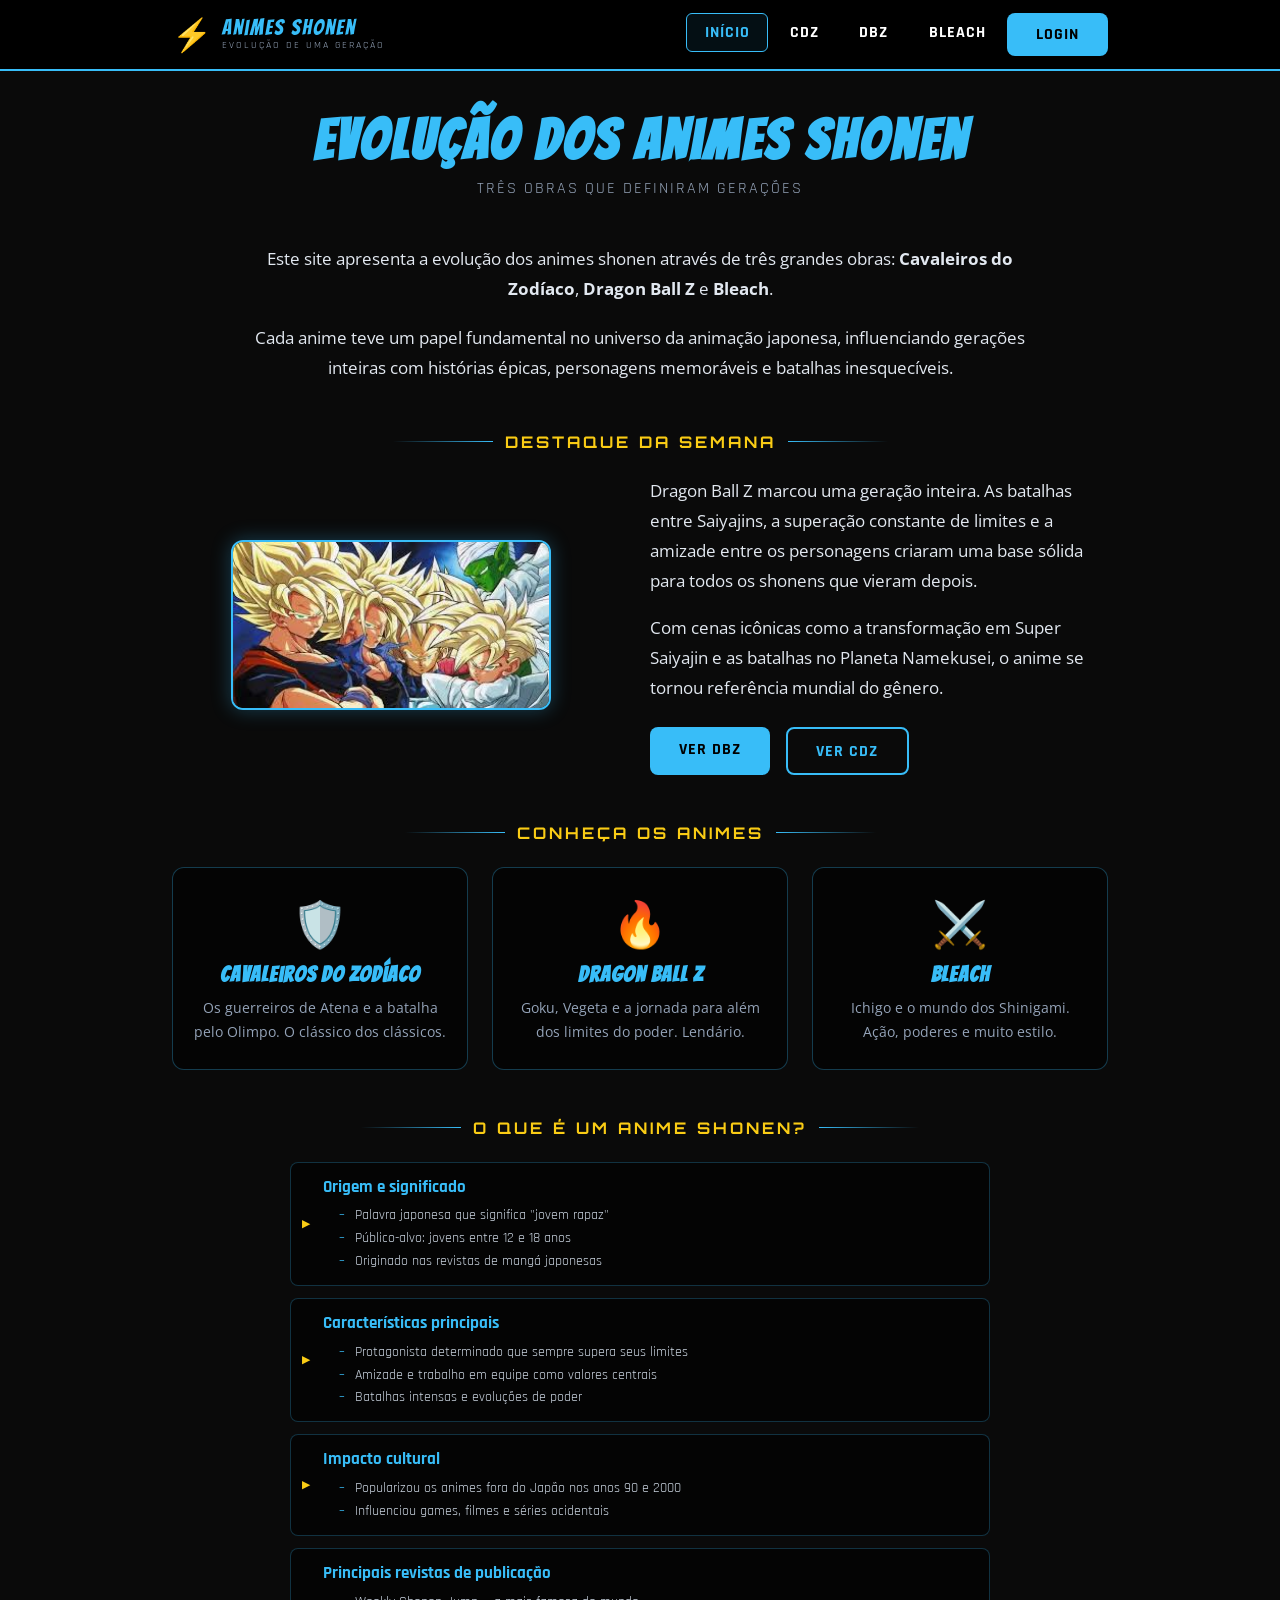
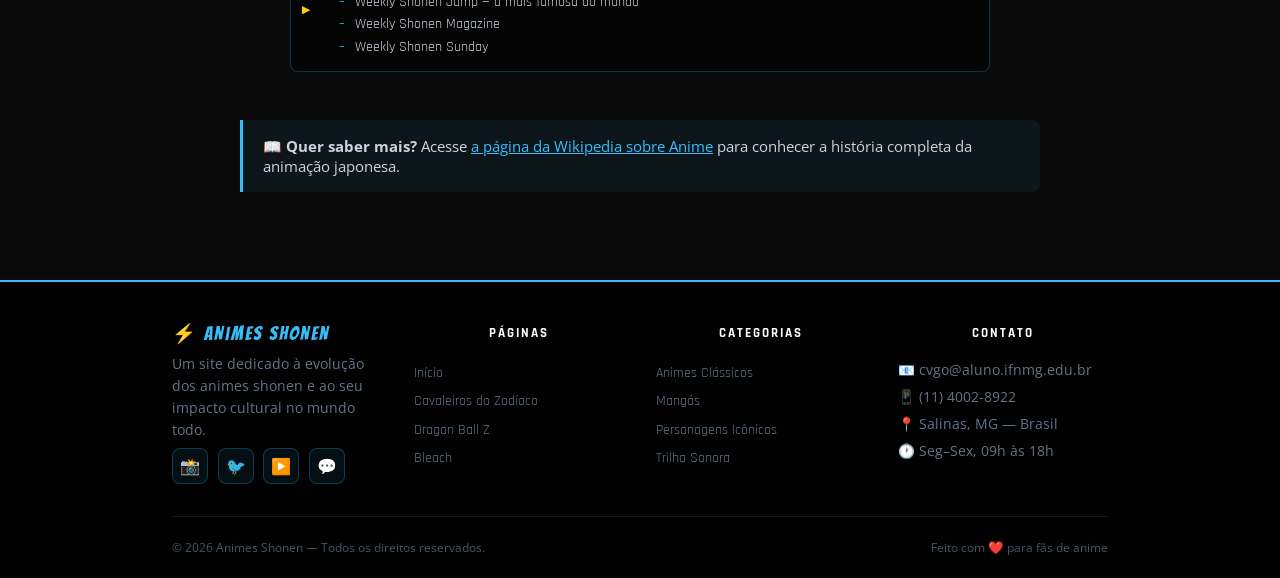
<file: index.html>
<!DOCTYPE html>
<html lang="pt-BR">
<head>
    <meta charset="UTF-8">
    <meta name="viewport" content="width=device-width, initial-scale=1.0">
    <title>Evolução dos Animes Shonen</title>
    <link rel="stylesheet" href="css/style.css">

    <link rel="icon" href="images/img.favicon.jpeg">
</head>
<body>

    <!-- ========== HEADER ========== -->
    <header>
        <div class="container">
            <div class="header-inner">
                <a href="index.html" class="logo">
                    <span class="logo-icone">⚡</span>
                    <span class="logo-texto">
                        <span class="logo-titulo">Animes Shonen</span>
                        <span class="logo-sub">Evolução de uma geração</span>
                    </span>
                </a>
                <nav>
                    <ul>
                        <li><a href="index.html" class="ativo">Início</a></li>
                        <li><a href="cdz.html">CDZ</a></li>
                        <li><a href="dbz.html">DBZ</a></li>
                        <li><a href="bleach.html">Bleach</a></li>
                        <li><a href="login.html" class="btn btn-login">Login</a></li>
                    </ul>
                </nav>
            </div>
        </div>
    </header>

    <!-- ========== MAIN ========== -->
    <main>
        <div class="container">

            <!-- Título da página -->
            <h1 class="page-titulo">Evolução dos Animes Shonen</h1>
            <p class="page-subtitulo">Três obras que definiram gerações</p>

            <!-- Apresentação -->
            <section>
                <p>
                    Este site apresenta a evolução dos animes shonen através de três grandes obras:
                    <strong>Cavaleiros do Zodíaco</strong>, <strong>Dragon Ball Z</strong> e <strong>Bleach</strong>.
                </p>
                <p>
                    Cada anime teve um papel fundamental no universo da animação japonesa, influenciando
                    gerações inteiras com histórias épicas, personagens memoráveis e batalhas inesquecíveis.
                </p>
            </section>

            <!-- Imagem em destaque com layout lado a lado -->
            <section>
                <h2 class="secao-titulo">Destaque da Semana</h2>
                <div class="split">
                    <div class="split-midia">
                        <img src="images/img.index.dbz.jpeg" alt="Guerreiros de Dragon Ball Z">
                    </div>
                    <div class="split-texto">
                        <p>
                            Dragon Ball Z marcou uma geração inteira. As batalhas entre Saiyajins,
                            a superação constante de limites e a amizade entre os personagens
                            criaram uma base sólida para todos os shonens que vieram depois.
                        </p>
                        <p>
                            Com cenas icônicas como a transformação em Super Saiyajin e as batalhas
                            no Planeta Namekusei, o anime se tornou referência mundial do gênero.
                        </p>
                        <div class="btn-group" style="justify-content: flex-start;">
                            <a href="dbz.html" class="btn">Ver DBZ</a>
                            <a href="cdz.html" class="btn btn-outline">Ver CDZ</a>
                        </div>
                    </div>
                </div>
            </section>

            <!-- Conheça os animes — cards lado a lado -->
            <section>
                <h2 class="secao-titulo">Conheça os Animes</h2>
                <div class="cards-grid">

                    <a href="cdz.html" class="card">
                        <span class="card-icone">🛡️</span>
                        <h3>Cavaleiros do Zodíaco</h3>
                        <p>Os guerreiros de Atena e a batalha pelo Olimpo. O clássico dos clássicos.</p>
                    </a>

                    <a href="dbz.html" class="card">
                        <span class="card-icone">🔥</span>
                        <h3>Dragon Ball Z</h3>
                        <p>Goku, Vegeta e a jornada para além dos limites do poder. Lendário.</p>
                    </a>

                    <a href="bleach.html" class="card">
                        <span class="card-icone">⚔️</span>
                        <h3>Bleach</h3>
                        <p>Ichigo e o mundo dos Shinigami. Ação, poderes e muito estilo.</p>
                    </a>

                </div>
            </section>

            <!-- O que é shonen — lista com subitens -->
            <section>
                <h2 class="secao-titulo">O que é um Anime Shonen?</h2>
                <ul class="lista-anime">
                    <li>Origem e significado
                        <ul>
                            <li>Palavra japonesa que significa "jovem rapaz"</li>
                            <li>Público-alvo: jovens entre 12 e 18 anos</li>
                            <li>Originado nas revistas de mangá japonesas</li>
                        </ul>
                    </li>
                    <li>Características principais
                        <ul>
                            <li>Protagonista determinado que sempre supera seus limites</li>
                            <li>Amizade e trabalho em equipe como valores centrais</li>
                            <li>Batalhas intensas e evoluções de poder</li>
                        </ul>
                    </li>
                    <li>Impacto cultural
                        <ul>
                            <li>Popularizou os animes fora do Japão nos anos 90 e 2000</li>
                            <li>Influenciou games, filmes e séries ocidentais</li>
                        </ul>
                    </li>
                    <li>Principais revistas de publicação
                        <ul>
                            <li>Weekly Shonen Jump — a mais famosa do mundo</li>
                            <li>Weekly Shonen Magazine</li>
                            <li>Weekly Shonen Sunday</li>
                        </ul>
                    </li>
                </ul>
            </section>

            <!-- Link externo -->
            <section>
                <div class="info-box">
                    📖 <strong>Quer saber mais?</strong>
                    Acesse <a href="https://pt.wikipedia.org/wiki/Anime" target="_blank" style="color: var(--azul);">a página da Wikipedia sobre Anime</a>
                    para conhecer a história completa da animação japonesa.
                </div>
            </section>

        </div>
    </main>

    <!-- ========== FOOTER ========== -->
    <footer>
        <div class="container">
            <div class="footer-grid">
                <div class="footer-col">
                    <span class="footer-nome">⚡ Animes Shonen</span>
                    <p class="footer-desc">Um site dedicado à evolução dos animes shonen e ao seu impacto cultural no mundo todo.</p>
                    <div class="redes-sociais">
                        <a href="#" class="rede-btn" title="Instagram">📸</a>
                        <a href="#" class="rede-btn" title="Twitter">🐦</a>
                        <a href="#" class="rede-btn" title="YouTube">▶️</a>
                        <a href="#" class="rede-btn" title="Discord">💬</a>
                    </div>
                </div>
                <div class="footer-col">
                    <p class="footer-titulo">Páginas</p>
                    <ul class="footer-links">
                        <li><a href="index.html">Início</a></li>
                        <li><a href="cdz.html">Cavaleiros do Zodíaco</a></li>
                        <li><a href="dbz.html">Dragon Ball Z</a></li>
                        <li><a href="bleach.html">Bleach</a></li>
                    </ul>
                </div>
                <div class="footer-col">
                    <p class="footer-titulo">Categorias</p>
                    <ul class="footer-links">
                        <li><a href="#">Animes Clássicos</a></li>
                        <li><a href="#">Mangás</a></li>
                        <li><a href="#">Personagens Icônicos</a></li>
                        <li><a href="#">Trilha Sonora</a></li>
                    </ul>
                </div>
                <div class="footer-col">
                    <p class="footer-titulo">Contato</p>
                    <ul class="contato-lista">
                        <li>📧 cvgo@aluno.ifnmg.edu.br</li>
                        <li>📱 (11) 4002-8922</li>
                        <li>📍 Salinas, MG — Brasil</li>
                        <li>🕐 Seg–Sex, 09h às 18h</li>
                    </ul>
                </div>
            </div>
            <div class="footer-bottom">
                <p>© 2026 Animes Shonen — Todos os direitos reservados.</p>
                <p>Feito com ❤️ para fãs de anime</p>
            </div>
        </div>
    </footer>

</body>
</html>
</file>
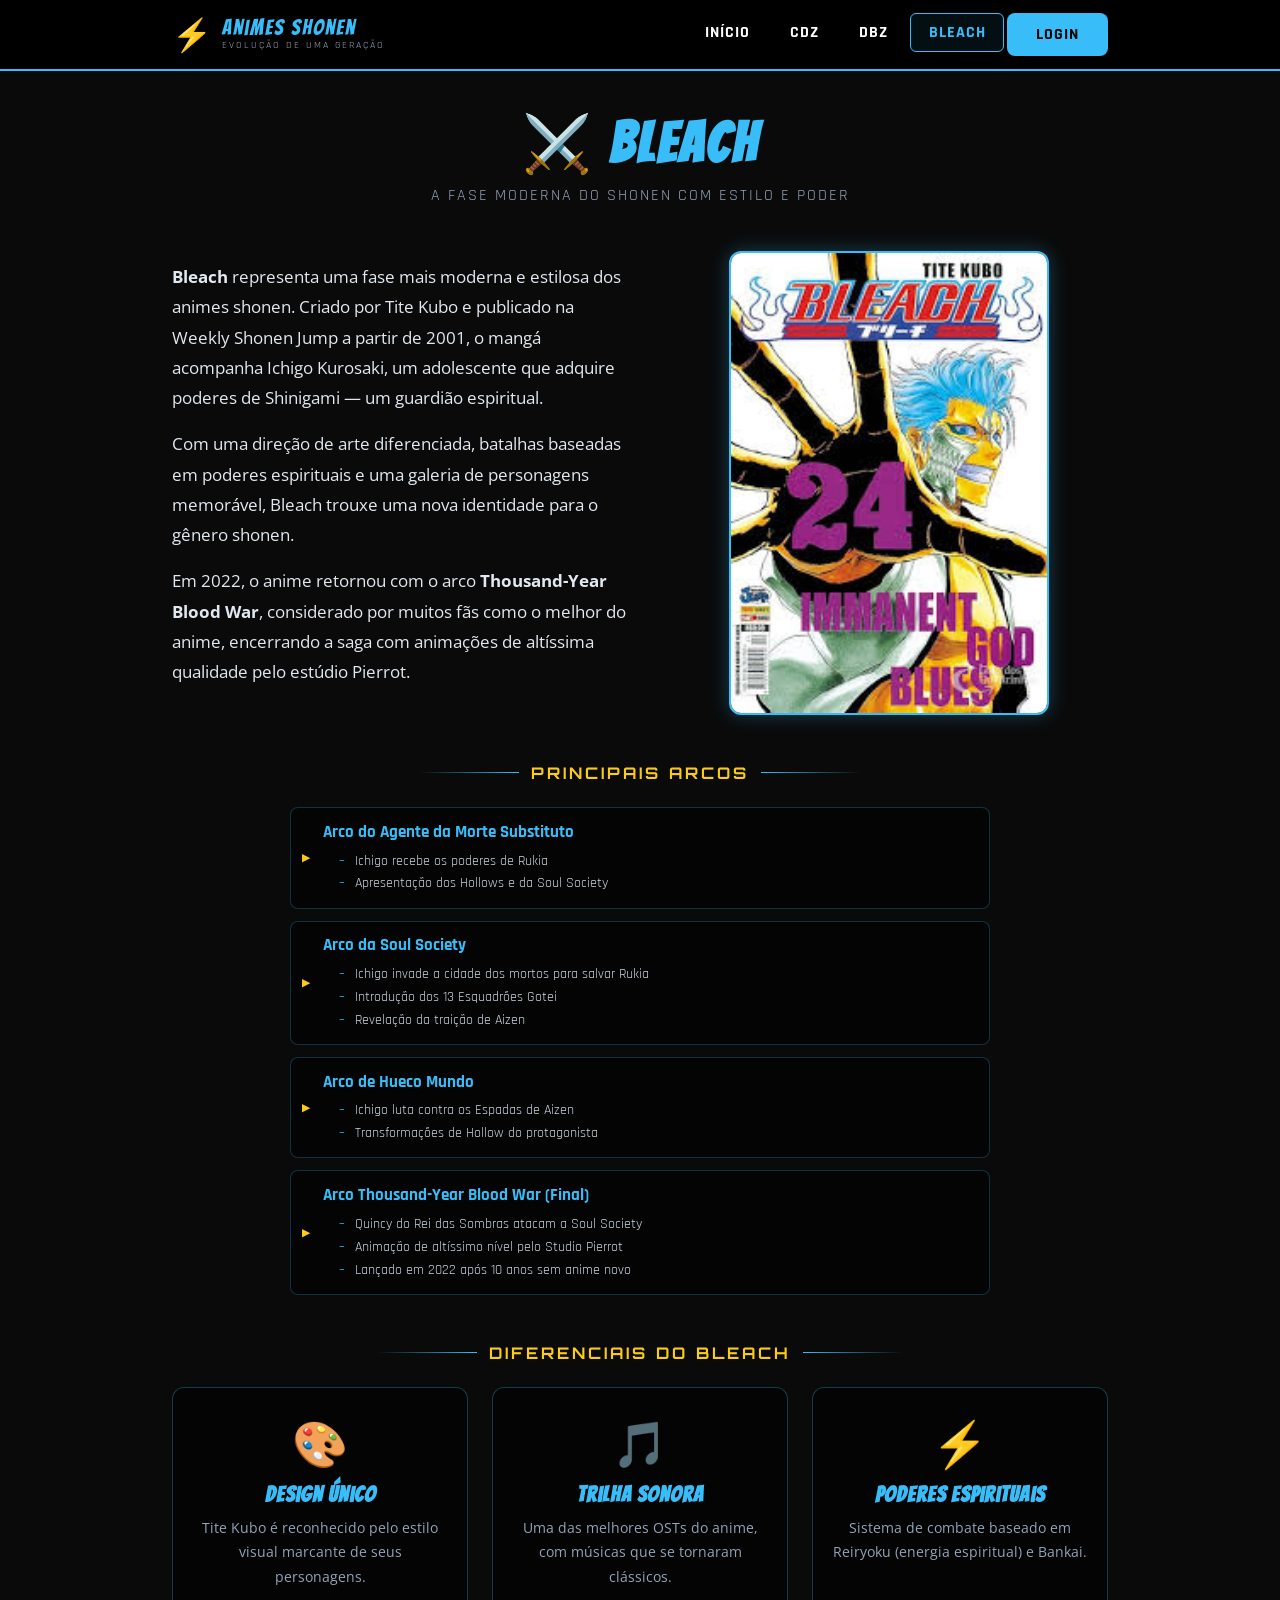
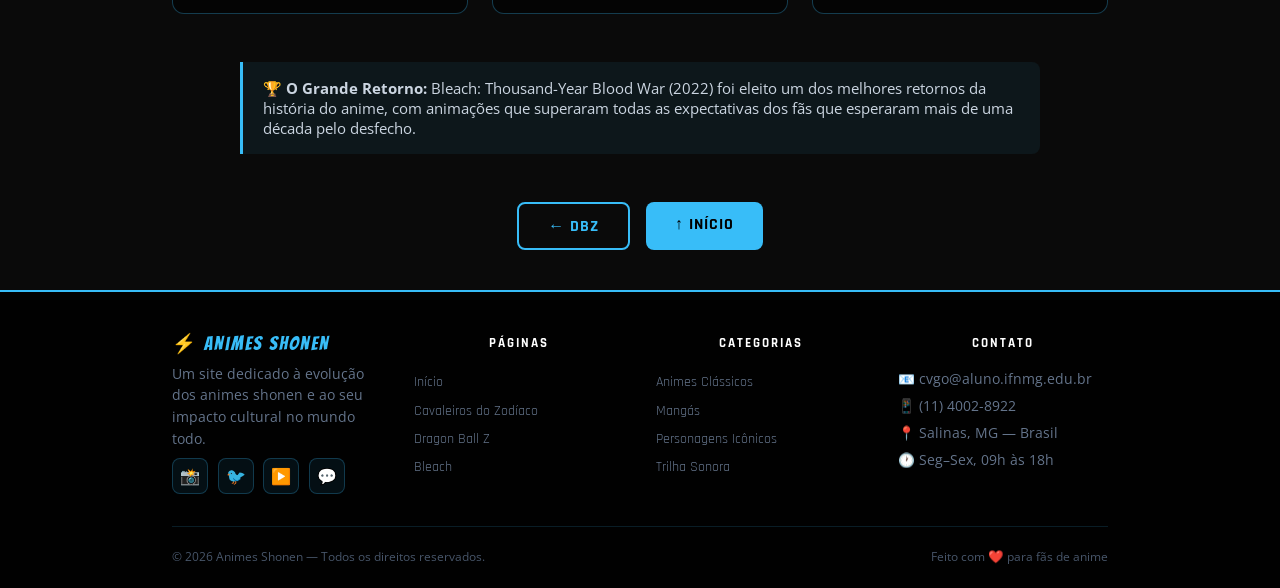
<file: bleach.html>
<!DOCTYPE html>
<html lang="pt-BR">
<head>
    <meta charset="UTF-8">
    <meta name="viewport" content="width=device-width, initial-scale=1.0">
    <title>Bleach — Animes Shonen</title>
    <link rel="stylesheet" href="css/style.css">

    <link rel="icon" href="images/img.favicon.jpeg">

</head>
<body>

    <!-- ========== HEADER ========== -->
    <header>
        <div class="container">
            <div class="header-inner">
                <a href="index.html" class="logo">
                    <span class="logo-icone">⚡</span>
                    <span class="logo-texto">
                        <span class="logo-titulo">Animes Shonen</span>
                        <span class="logo-sub">Evolução de uma geração</span>
                    </span>
                </a>
                <nav>
                    <ul>
                        <li><a href="index.html">Início</a></li>
                        <li><a href="cdz.html">CDZ</a></li>
                        <li><a href="dbz.html">DBZ</a></li>
                        <li><a href="bleach.html" class="ativo">Bleach</a></li>
                        <li><a href="login.html" class="btn btn-login">Login</a></li>
                    </ul>
                </nav>
            </div>
        </div>
    </header>

    <!-- ========== MAIN ========== -->
    <main>
        <div class="container">

            <h1 class="page-titulo">⚔️ Bleach</h1>
            <p class="page-subtitulo">A fase moderna do shonen com estilo e poder</p>

            <!-- Intro + imagem lado a lado -->
            <section>
                <div class="split">
                    <div class="split-texto">
                        <p>
                            <strong>Bleach</strong> representa uma fase mais moderna e estilosa dos
                            animes shonen. Criado por Tite Kubo e publicado na Weekly Shonen Jump
                            a partir de 2001, o mangá acompanha Ichigo Kurosaki, um adolescente
                            que adquire poderes de Shinigami — um guardião espiritual.
                        </p>
                        <p>
                            Com uma direção de arte diferenciada, batalhas baseadas em poderes
                            espirituais e uma galeria de personagens memorável, Bleach trouxe
                            uma nova identidade para o gênero shonen.
                        </p>
                        <p>
                            Em 2022, o anime retornou com o arco <strong>Thousand-Year Blood War</strong>,
                            considerado por muitos fãs como o melhor do anime, encerrando a saga
                            com animações de altíssima qualidade pelo estúdio Pierrot.
                        </p>
                    </div>
                    <div class="split-midia">
                        <img src="images/img.bleach.jpeg" alt="Bleach — mangá vol. 24">
                    </div>
                </div>
            </section>

            <!-- Arcos principais -->
            <section>
                <h2 class="secao-titulo">Principais Arcos</h2>
                <ul class="lista-anime">
                    <li>Arco do Agente da Morte Substituto
                        <ul>
                            <li>Ichigo recebe os poderes de Rukia</li>
                            <li>Apresentação dos Hollows e da Soul Society</li>
                        </ul>
                    </li>
                    <li>Arco da Soul Society
                        <ul>
                            <li>Ichigo invade a cidade dos mortos para salvar Rukia</li>
                            <li>Introdução dos 13 Esquadrões Gotei</li>
                            <li>Revelação da traição de Aizen</li>
                        </ul>
                    </li>
                    <li>Arco de Hueco Mundo
                        <ul>
                            <li>Ichigo luta contra os Espadas de Aizen</li>
                            <li>Transformações de Hollow do protagonista</li>
                        </ul>
                    </li>
                    <li>Arco Thousand-Year Blood War (Final)
                        <ul>
                            <li>Quincy do Rei das Sombras atacam a Soul Society</li>
                            <li>Animação de altíssimo nível pelo Studio Pierrot</li>
                            <li>Lançado em 2022 após 10 anos sem anime novo</li>
                        </ul>
                    </li>
                </ul>
            </section>

            <!-- Cards -->
            <section>
                <h2 class="secao-titulo">Diferenciais do Bleach</h2>
                <div class="cards-grid">
                    <div class="card">
                        <span class="card-icone">🎨</span>
                        <h3>Design Único</h3>
                        <p>Tite Kubo é reconhecido pelo estilo visual marcante de seus personagens.</p>
                    </div>
                    <div class="card">
                        <span class="card-icone">🎵</span>
                        <h3>Trilha Sonora</h3>
                        <p>Uma das melhores OSTs do anime, com músicas que se tornaram clássicos.</p>
                    </div>
                    <div class="card">
                        <span class="card-icone">⚡</span>
                        <h3>Poderes Espirituais</h3>
                        <p>Sistema de combate baseado em Reiryoku (energia espiritual) e Bankai.</p>
                    </div>
                </div>
            </section>

            <!-- Info box -->
            <section>
                <div class="info-box">
                    🏆 <strong>O Grande Retorno:</strong> Bleach: Thousand-Year Blood War (2022) foi eleito
                    um dos melhores retornos da história do anime, com animações que superaram todas as expectativas
                    dos fãs que esperaram mais de uma década pelo desfecho.
                </div>
            </section>

            <!-- Navegação -->
            <div class="btn-group">
                <a href="dbz.html" class="btn btn-outline">← DBZ</a>
                <a href="index.html" class="btn">↑ Início</a>
            </div>

        </div>
    </main>

    <!-- ========== FOOTER ========== -->
    <footer>
        <div class="container">
            <div class="footer-grid">
                <div class="footer-col">
                    <span class="footer-nome">⚡ Animes Shonen</span>
                    <p class="footer-desc">Um site dedicado à evolução dos animes shonen e ao seu impacto cultural no mundo todo.</p>
                    <div class="redes-sociais">
                        <a href="#" class="rede-btn" title="Instagram">📸</a>
                        <a href="#" class="rede-btn" title="Twitter">🐦</a>
                        <a href="#" class="rede-btn" title="YouTube">▶️</a>
                        <a href="#" class="rede-btn" title="Discord">💬</a>
                    </div>
                </div>
                <div class="footer-col">
                    <p class="footer-titulo">Páginas</p>
                    <ul class="footer-links">
                        <li><a href="index.html">Início</a></li>
                        <li><a href="cdz.html">Cavaleiros do Zodíaco</a></li>
                        <li><a href="dbz.html">Dragon Ball Z</a></li>
                        <li><a href="bleach.html">Bleach</a></li>
                    </ul>
                </div>
                <div class="footer-col">
                    <p class="footer-titulo">Categorias</p>
                    <ul class="footer-links">
                        <li><a href="#">Animes Clássicos</a></li>
                        <li><a href="#">Mangás</a></li>
                        <li><a href="#">Personagens Icônicos</a></li>
                        <li><a href="#">Trilha Sonora</a></li>
                    </ul>
                </div>
                <div class="footer-col">
                    <p class="footer-titulo">Contato</p>
                    <ul class="contato-lista">
                        <li>📧 cvgo@aluno.ifnmg.edu.br</li>
                        <li>📱 (11) 4002-8922</li>
                        <li>📍 Salinas, MG — Brasil</li>
                        <li>🕐 Seg–Sex, 09h às 18h</li>
                    </ul>
                </div>
            </div>
            <div class="footer-bottom">
                <p>© 2026 Animes Shonen — Todos os direitos reservados.</p>
                <p>Feito com ❤️ para fãs de anime</p>
            </div>
        </div>
    </footer>

</body>
</html>
</file>
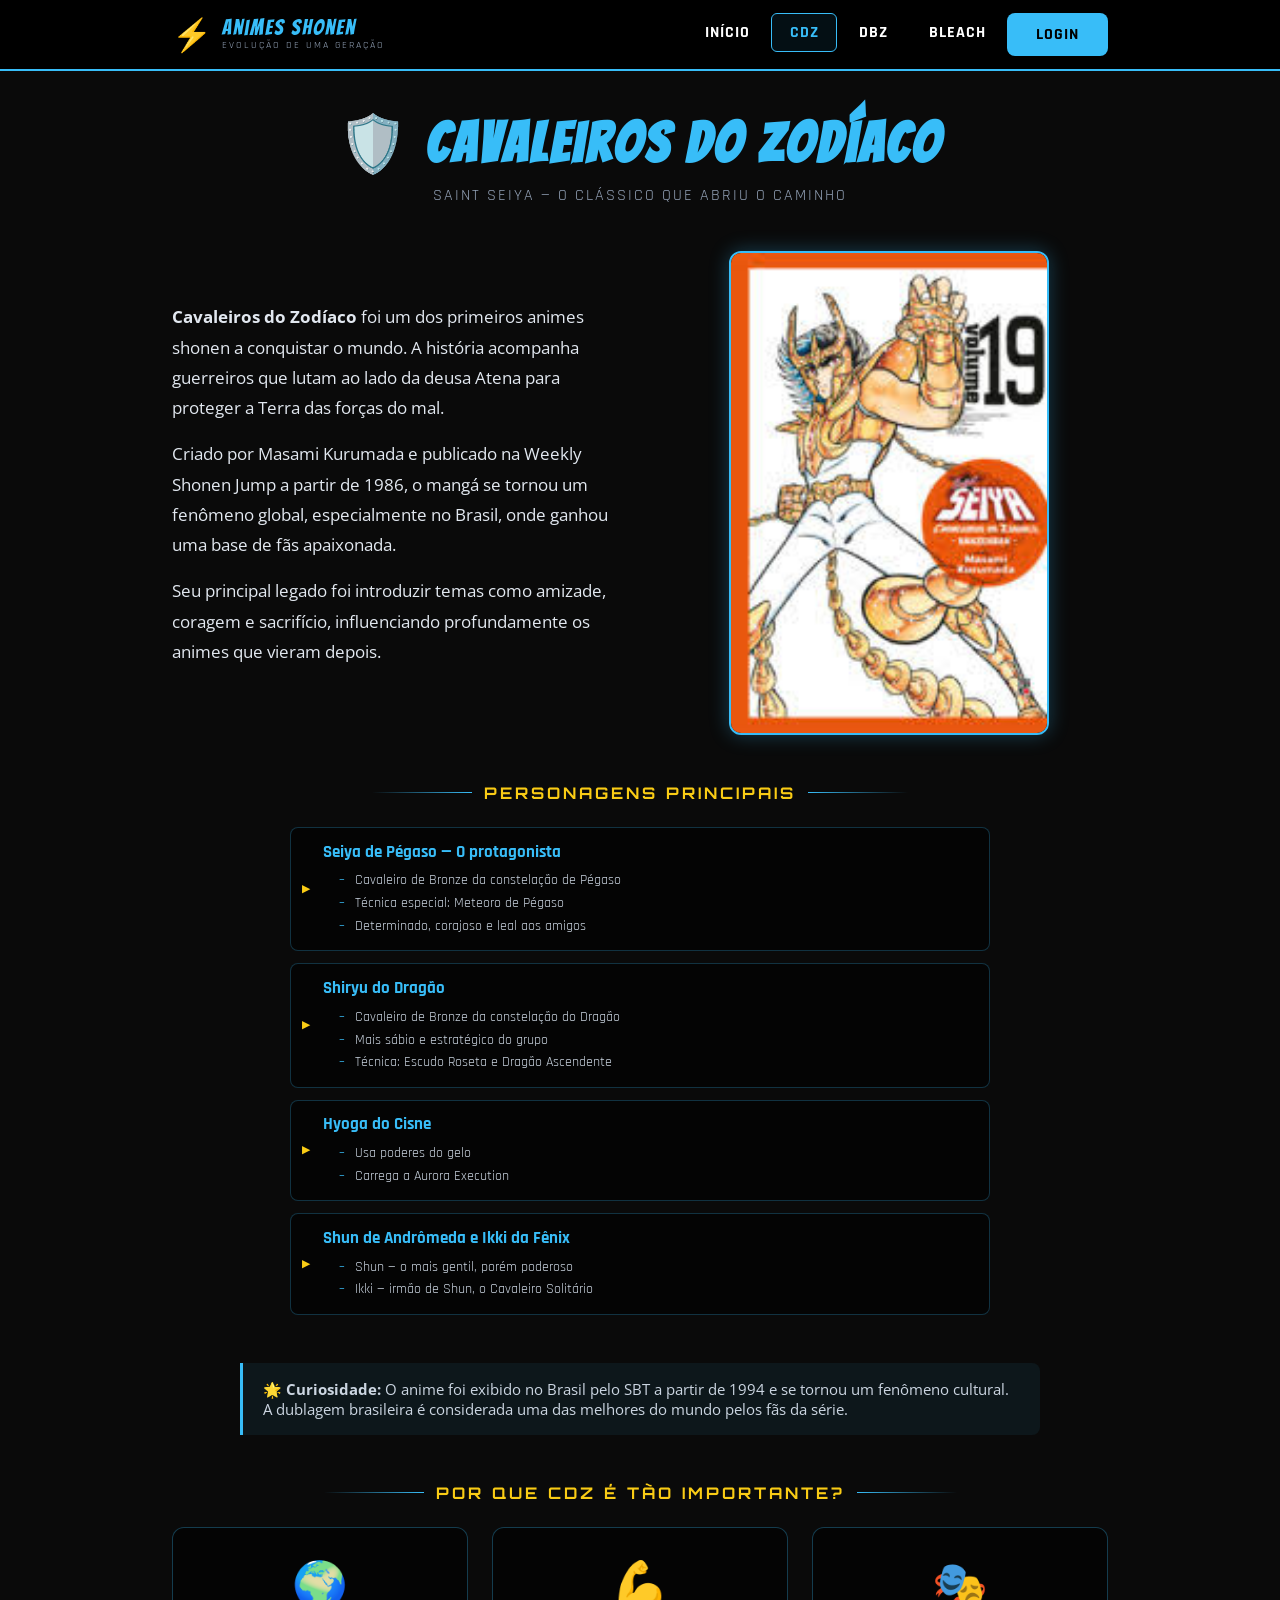
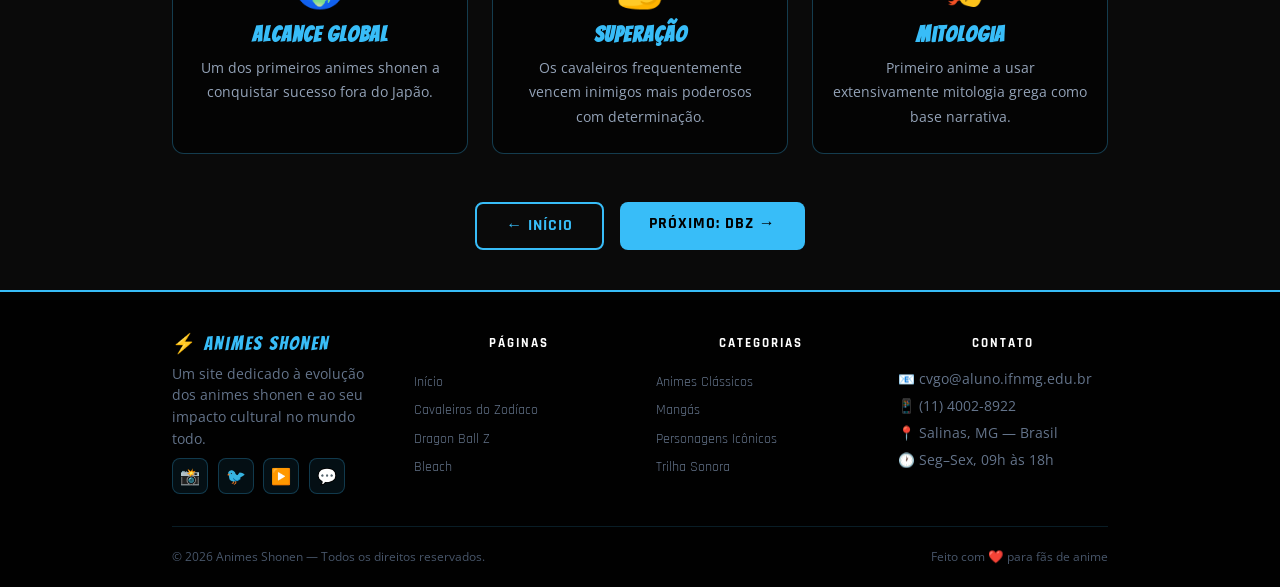
<file: cdz.html>
<!DOCTYPE html>
<html lang="pt-BR">
<head>
    <meta charset="UTF-8">
    <meta name="viewport" content="width=device-width, initial-scale=1.0">
    <title>Cavaleiros do Zodíaco — Animes Shonen</title>
    <link rel="stylesheet" href="css/style.css">

    <link rel="icon" href="images/img.favicon.jpeg">
</head>
<body>

    <!-- ========== HEADER ========== -->
    <header>
        <div class="container">
            <div class="header-inner">
                <a href="index.html" class="logo">
                    <span class="logo-icone">⚡</span>
                    <span class="logo-texto">
                        <span class="logo-titulo">Animes Shonen</span>
                        <span class="logo-sub">Evolução de uma geração</span>
                    </span>
                </a>
                <nav>
                    <ul>
                        <li><a href="index.html">Início</a></li>
                        <li><a href="cdz.html" class="ativo">CDZ</a></li>
                        <li><a href="dbz.html">DBZ</a></li>
                        <li><a href="bleach.html">Bleach</a></li>
                        <li><a href="login.html" class="btn btn-login">Login</a></li>
                    </ul>
                </nav>
            </div>
        </div>
    </header>

    <!-- ========== MAIN ========== -->
    <main>
        <div class="container">

            <h1 class="page-titulo">🛡️ Cavaleiros do Zodíaco</h1>
            <p class="page-subtitulo">Saint Seiya — O clássico que abriu o caminho</p>

            <!-- Intro + imagem lado a lado -->
            <section>
                <div class="split">
                    <div class="split-texto">
                        <p>
                            <strong>Cavaleiros do Zodíaco</strong> foi um dos primeiros animes shonen
                            a conquistar o mundo. A história acompanha guerreiros que lutam ao lado
                            da deusa Atena para proteger a Terra das forças do mal.
                        </p>
                        <p>
                            Criado por Masami Kurumada e publicado na Weekly Shonen Jump a partir de 1986,
                            o mangá se tornou um fenômeno global, especialmente no Brasil, onde ganhou
                            uma base de fãs apaixonada.
                        </p>
                        <p>
                            Seu principal legado foi introduzir temas como amizade, coragem e sacrifício,
                            influenciando profundamente os animes que vieram depois.
                        </p>
                    </div>
                    <div class="split-midia">
                        <img src="images/img.cdz.jpeg" alt="Cavaleiros do Zodíaco — mangá vol. 19">
                    </div>
                </div>
            </section>

            <!-- Personagens principais -->
            <section>
                <h2 class="secao-titulo">Personagens Principais</h2>
                <ul class="lista-anime">
                    <li>Seiya de Pégaso — O protagonista
                        <ul>
                            <li>Cavaleiro de Bronze da constelação de Pégaso</li>
                            <li>Técnica especial: Meteoro de Pégaso</li>
                            <li>Determinado, corajoso e leal aos amigos</li>
                        </ul>
                    </li>
                    <li>Shiryu do Dragão
                        <ul>
                            <li>Cavaleiro de Bronze da constelação do Dragão</li>
                            <li>Mais sábio e estratégico do grupo</li>
                            <li>Técnica: Escudo Roseta e Dragão Ascendente</li>
                        </ul>
                    </li>
                    <li>Hyoga do Cisne
                        <ul>
                            <li>Usa poderes do gelo</li>
                            <li>Carrega a Aurora Execution</li>
                        </ul>
                    </li>
                    <li>Shun de Andrômeda e Ikki da Fênix
                        <ul>
                            <li>Shun — o mais gentil, porém poderoso</li>
                            <li>Ikki — irmão de Shun, o Cavaleiro Solitário</li>
                        </ul>
                    </li>
                </ul>
            </section>

            <!-- Info box -->
            <section>
                <div class="info-box">
                    🌟 <strong>Curiosidade:</strong> O anime foi exibido no Brasil pelo SBT a partir de 1994
                    e se tornou um fenômeno cultural. A dublagem brasileira é considerada uma das melhores do mundo
                    pelos fãs da série.
                </div>
            </section>

            <!-- Cards lado a lado -->
            <section>
                <h2 class="secao-titulo">Por que CDZ é tão importante?</h2>
                <div class="cards-grid">
                    <div class="card">
                        <span class="card-icone">🌍</span>
                        <h3>Alcance Global</h3>
                        <p>Um dos primeiros animes shonen a conquistar sucesso fora do Japão.</p>
                    </div>
                    <div class="card">
                        <span class="card-icone">💪</span>
                        <h3>Superação</h3>
                        <p>Os cavaleiros frequentemente vencem inimigos mais poderosos com determinação.</p>
                    </div>
                    <div class="card">
                        <span class="card-icone">🎭</span>
                        <h3>Mitologia</h3>
                        <p>Primeiro anime a usar extensivamente mitologia grega como base narrativa.</p>
                    </div>
                </div>
            </section>

            <!-- Navegação entre páginas -->
            <div class="btn-group">
                <a href="index.html" class="btn btn-outline">← Início</a>
                <a href="dbz.html" class="btn">Próximo: DBZ →</a>
            </div>

        </div>
    </main>

    <!-- ========== FOOTER ========== -->
    <footer>
        <div class="container">
            <div class="footer-grid">
                <div class="footer-col">
                    <span class="footer-nome">⚡ Animes Shonen</span>
                    <p class="footer-desc">Um site dedicado à evolução dos animes shonen e ao seu impacto cultural no mundo todo.</p>
                    <div class="redes-sociais">
                        <a href="#" class="rede-btn" title="Instagram">📸</a>
                        <a href="#" class="rede-btn" title="Twitter">🐦</a>
                        <a href="#" class="rede-btn" title="YouTube">▶️</a>
                        <a href="#" class="rede-btn" title="Discord">💬</a>
                    </div>
                </div>
                <div class="footer-col">
                    <p class="footer-titulo">Páginas</p>
                    <ul class="footer-links">
                        <li><a href="index.html">Início</a></li>
                        <li><a href="cdz.html">Cavaleiros do Zodíaco</a></li>
                        <li><a href="dbz.html">Dragon Ball Z</a></li>
                        <li><a href="bleach.html">Bleach</a></li>
                    </ul>
                </div>
                <div class="footer-col">
                    <p class="footer-titulo">Categorias</p>
                    <ul class="footer-links">
                        <li><a href="#">Animes Clássicos</a></li>
                        <li><a href="#">Mangás</a></li>
                        <li><a href="#">Personagens Icônicos</a></li>
                        <li><a href="#">Trilha Sonora</a></li>
                    </ul>
                </div>
                <div class="footer-col">
                    <p class="footer-titulo">Contato</p>
                    <ul class="contato-lista">
                        <li>📧 cvgo@aluno.ifnmg.edu.br</li>
                        <li>📱 (11) 4002-8922</li>
                        <li>📍 Salinas, MG — Brasil</li>
                        <li>🕐 Seg–Sex, 09h às 18h</li>
                    </ul>
                </div>
            </div>
            <div class="footer-bottom">
                <p>© 2026 Animes Shonen — Todos os direitos reservados.</p>
                <p>Feito com ❤️ para fãs de anime</p>
            </div>
        </div>
    </footer>

</body>
</html>
</file>
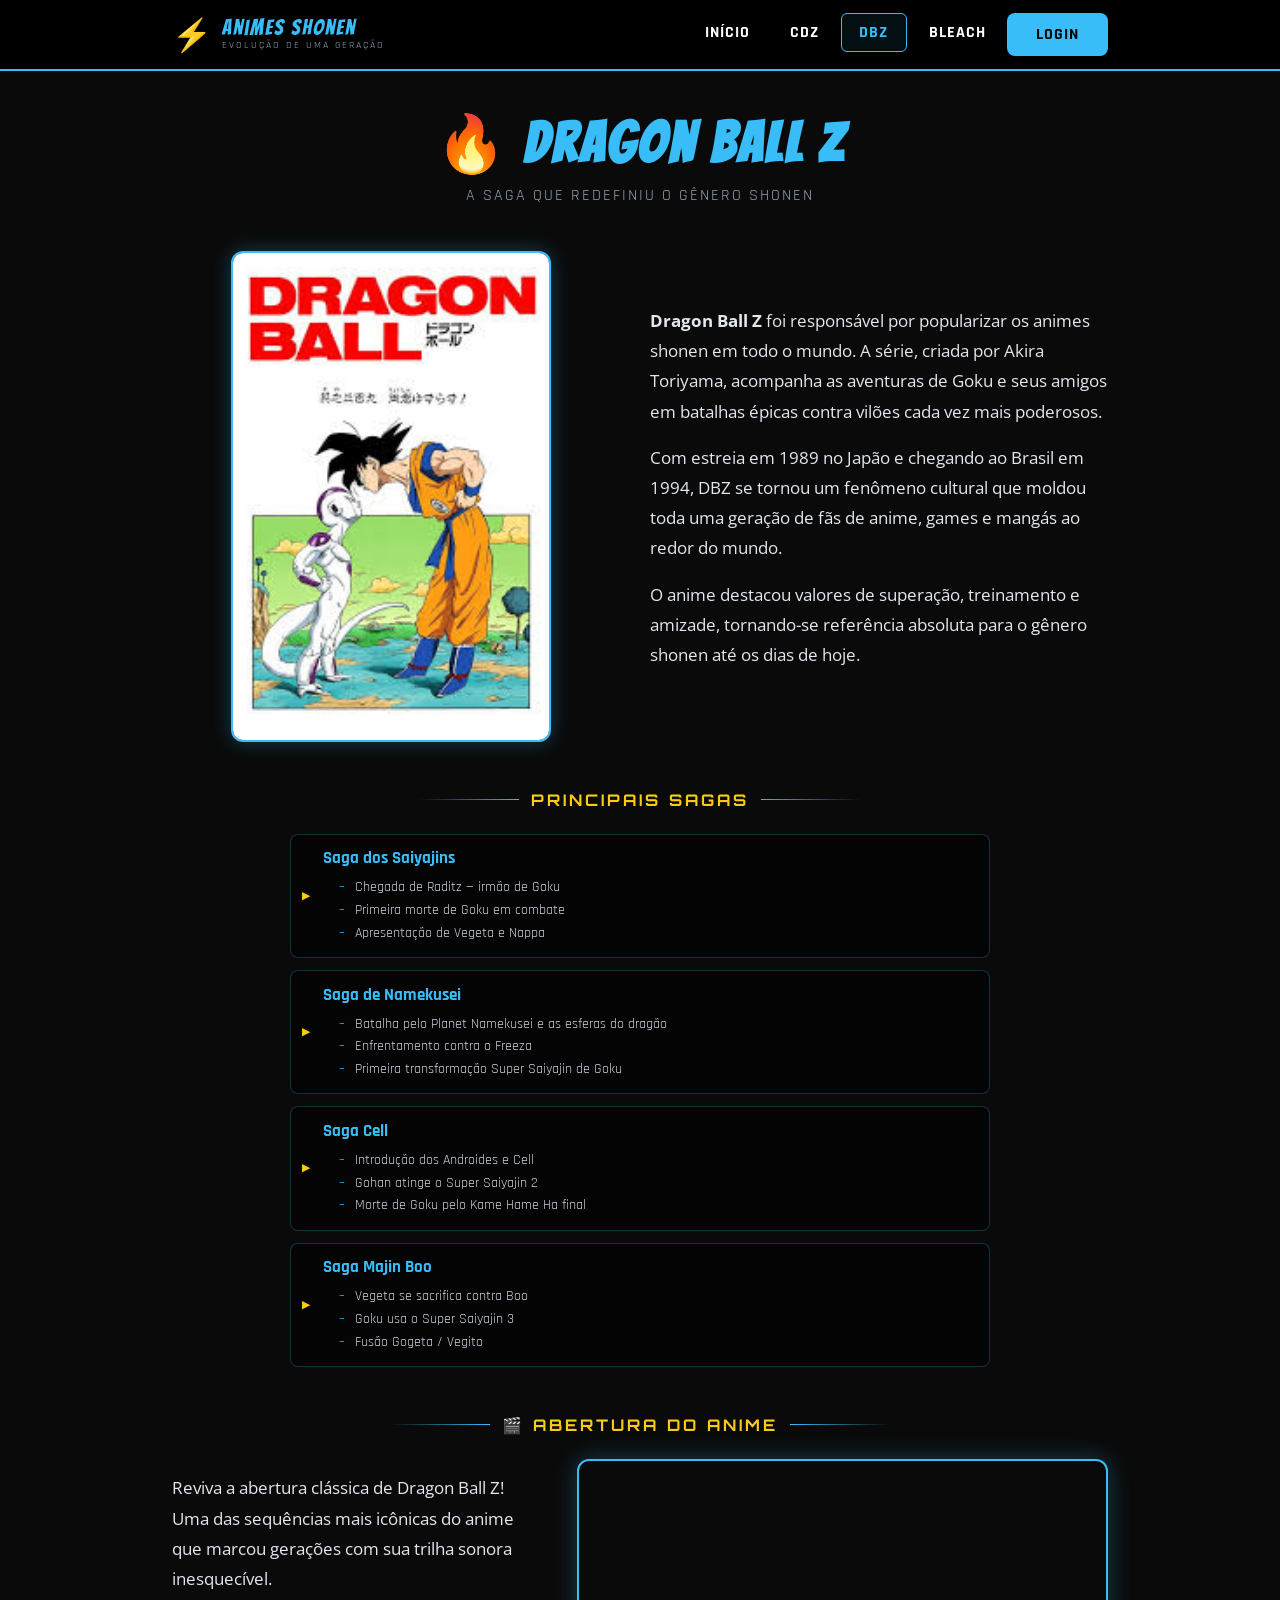
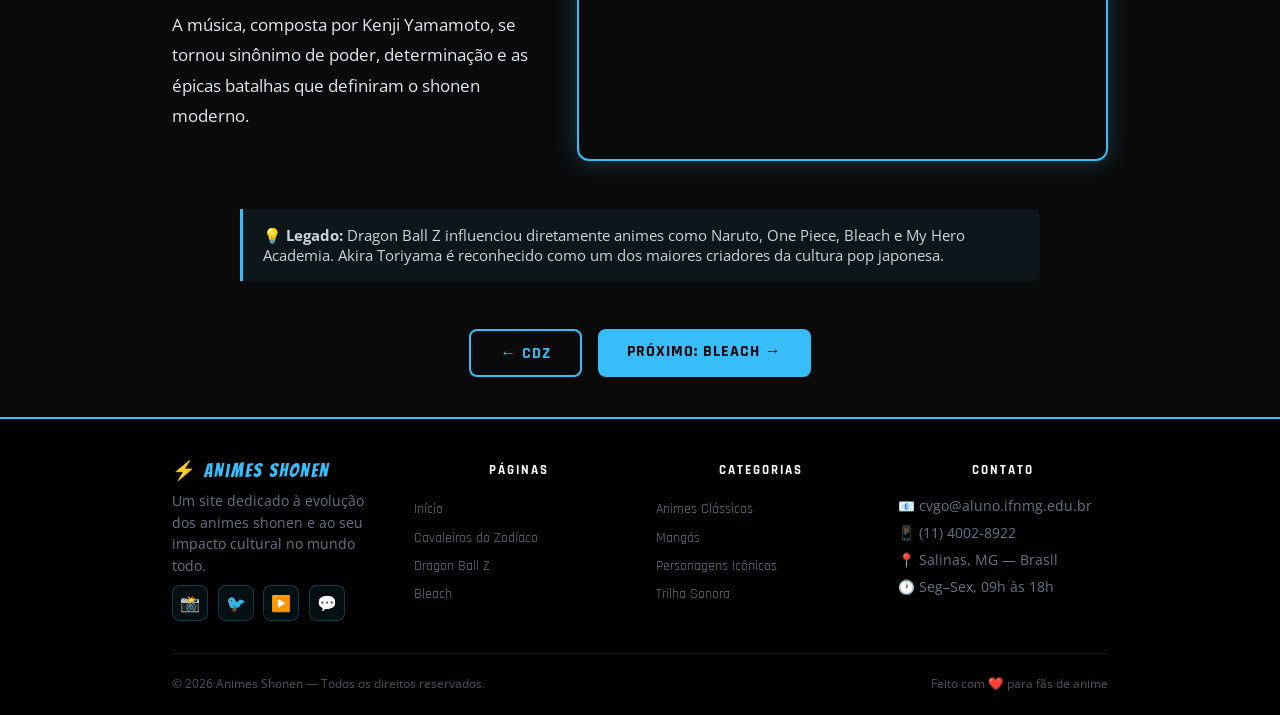
<file: dbz.html>
<!DOCTYPE html>
<html lang="pt-BR">
<head>
    <meta charset="UTF-8">
    <meta name="viewport" content="width=device-width, initial-scale=1.0">
    <title>Dragon Ball Z — Animes Shonen</title>
    <link rel="stylesheet" href="css/style.css">

    <link rel="icon" href="images/img.favicon.jpeg">
</head>
<body>

    <!-- ========== HEADER ========== -->
    <header>
        <div class="container">
            <div class="header-inner">
                <a href="index.html" class="logo">
                    <span class="logo-icone">⚡</span>
                    <span class="logo-texto">
                        <span class="logo-titulo">Animes Shonen</span>
                        <span class="logo-sub">Evolução de uma geração</span>
                    </span>
                </a>
                <nav>
                    <ul>
                        <li><a href="index.html">Início</a></li>
                        <li><a href="cdz.html">CDZ</a></li>
                        <li><a href="dbz.html" class="ativo">DBZ</a></li>
                        <li><a href="bleach.html">Bleach</a></li>
                        <li><a href="login.html" class="btn btn-login">Login</a></li>
                    </ul>
                </nav>
            </div>
        </div>
    </header>

    <!-- ========== MAIN ========== -->
    <main>
        <div class="container">

            <h1 class="page-titulo">🔥 Dragon Ball Z</h1>
            <p class="page-subtitulo">A saga que redefiniu o gênero shonen</p>

            <!-- Intro + imagem lado a lado -->
            <section>
                <div class="split">
                    <div class="split-midia">
                        <img src="images/img.dbz.jpeg" alt="Dragon Ball Z — capa do mangá">
                    </div>
                    <div class="split-texto">
                        <p>
                            <strong>Dragon Ball Z</strong> foi responsável por popularizar os animes
                            shonen em todo o mundo. A série, criada por Akira Toriyama, acompanha
                            as aventuras de Goku e seus amigos em batalhas épicas contra vilões
                            cada vez mais poderosos.
                        </p>
                        <p>
                            Com estreia em 1989 no Japão e chegando ao Brasil em 1994, DBZ se tornou
                            um fenômeno cultural que moldou toda uma geração de fãs de anime,
                            games e mangás ao redor do mundo.
                        </p>
                        <p>
                            O anime destacou valores de superação, treinamento e amizade,
                            tornando-se referência absoluta para o gênero shonen até os dias de hoje.
                        </p>
                    </div>
                </div>
            </section>

            <!-- Saga principais -->
            <section>
                <h2 class="secao-titulo">Principais Sagas</h2>
                <ul class="lista-anime">
                    <li>Saga dos Saiyajins
                        <ul>
                            <li>Chegada de Raditz — irmão de Goku</li>
                            <li>Primeira morte de Goku em combate</li>
                            <li>Apresentação de Vegeta e Nappa</li>
                        </ul>
                    </li>
                    <li>Saga de Namekusei
                        <ul>
                            <li>Batalha pelo Planet Namekusei e as esferas do dragão</li>
                            <li>Enfrentamento contra o Freeza</li>
                            <li>Primeira transformação Super Saiyajin de Goku</li>
                        </ul>
                    </li>
                    <li>Saga Cell
                        <ul>
                            <li>Introdução dos Androides e Cell</li>
                            <li>Gohan atinge o Super Saiyajin 2</li>
                            <li>Morte de Goku pelo Kame Hame Ha final</li>
                        </ul>
                    </li>
                    <li>Saga Majin Boo
                        <ul>
                            <li>Vegeta se sacrifica contra Boo</li>
                            <li>Goku usa o Super Saiyajin 3</li>
                            <li>Fusão Gogeta / Vegito</li>
                        </ul>
                    </li>
                </ul>
            </section>

            <!-- Vídeo da Abertura -->
            <section>
                <h2 class="secao-titulo">🎬 Abertura do Anime</h2>
                <div class="split">
                    <div class="split-texto">
                        <p>
                            Reviva a abertura clássica de Dragon Ball Z! Uma das sequências mais icônicas
                            do anime que marcou gerações com sua trilha sonora inesquecível.
                        </p>
                        <p>
                            A música, composta por Kenji Yamamoto, se tornou sinônimo de poder,
                            determinação e as épicas batalhas que definiram o shonen moderno.
                        </p>
                    </div>
                    <div class="split-midia" style="flex: 2 1 400px;">
                        <div class="video-wrapper" style="width:100%;">
                            <iframe
                                src="https://www.youtube.com/embed/c2gW4IvxMck"
                                title="Dragon Ball Z — Abertura Completa"
                                allow="accelerometer; autoplay; clipboard-write; encrypted-media; gyroscope; picture-in-picture"
                                allowfullscreen>
                            </iframe>
                        </div>
                    </div>
                </div>
            </section>

            <!-- Info box -->
            <section>
                <div class="info-box">
                    💡 <strong>Legado:</strong> Dragon Ball Z influenciou diretamente animes como Naruto,
                    One Piece, Bleach e My Hero Academia. Akira Toriyama é reconhecido como um dos maiores
                    criadores da cultura pop japonesa.
                </div>
            </section>

            <!-- Navegação -->
            <div class="btn-group">
                <a href="cdz.html" class="btn btn-outline">← CDZ</a>
                <a href="bleach.html" class="btn">Próximo: Bleach →</a>
            </div>

        </div>
    </main>

    <!-- ========== FOOTER ========== -->
    <footer>
        <div class="container">
            <div class="footer-grid">
                <div class="footer-col">
                    <span class="footer-nome">⚡ Animes Shonen</span>
                    <p class="footer-desc">Um site dedicado à evolução dos animes shonen e ao seu impacto cultural no mundo todo.</p>
                    <div class="redes-sociais">
                        <a href="#" class="rede-btn" title="Instagram">📸</a>
                        <a href="#" class="rede-btn" title="Twitter">🐦</a>
                        <a href="#" class="rede-btn" title="YouTube">▶️</a>
                        <a href="#" class="rede-btn" title="Discord">💬</a>
                    </div>
                </div>
                <div class="footer-col">
                    <p class="footer-titulo">Páginas</p>
                    <ul class="footer-links">
                        <li><a href="index.html">Início</a></li>
                        <li><a href="cdz.html">Cavaleiros do Zodíaco</a></li>
                        <li><a href="dbz.html">Dragon Ball Z</a></li>
                        <li><a href="bleach.html">Bleach</a></li>
                    </ul>
                </div>
                <div class="footer-col">
                    <p class="footer-titulo">Categorias</p>
                    <ul class="footer-links">
                        <li><a href="#">Animes Clássicos</a></li>
                        <li><a href="#">Mangás</a></li>
                        <li><a href="#">Personagens Icônicos</a></li>
                        <li><a href="#">Trilha Sonora</a></li>
                    </ul>
                </div>
                <div class="footer-col">
                    <p class="footer-titulo">Contato</p>
                    <ul class="contato-lista">
                        <li>📧 cvgo@aluno.ifnmg.edu.br</li>
                        <li>📱 (11) 4002-8922</li>
                        <li>📍 Salinas, MG — Brasil</li>
                        <li>🕐 Seg–Sex, 09h às 18h</li>
                    </ul>
                </div>
            </div>
            <div class="footer-bottom">
                <p>© 2026 Animes Shonen — Todos os direitos reservados.</p>
                <p>Feito com ❤️ para fãs de anime</p>
            </div>
        </div>
    </footer>

</body>
</html>
</file>
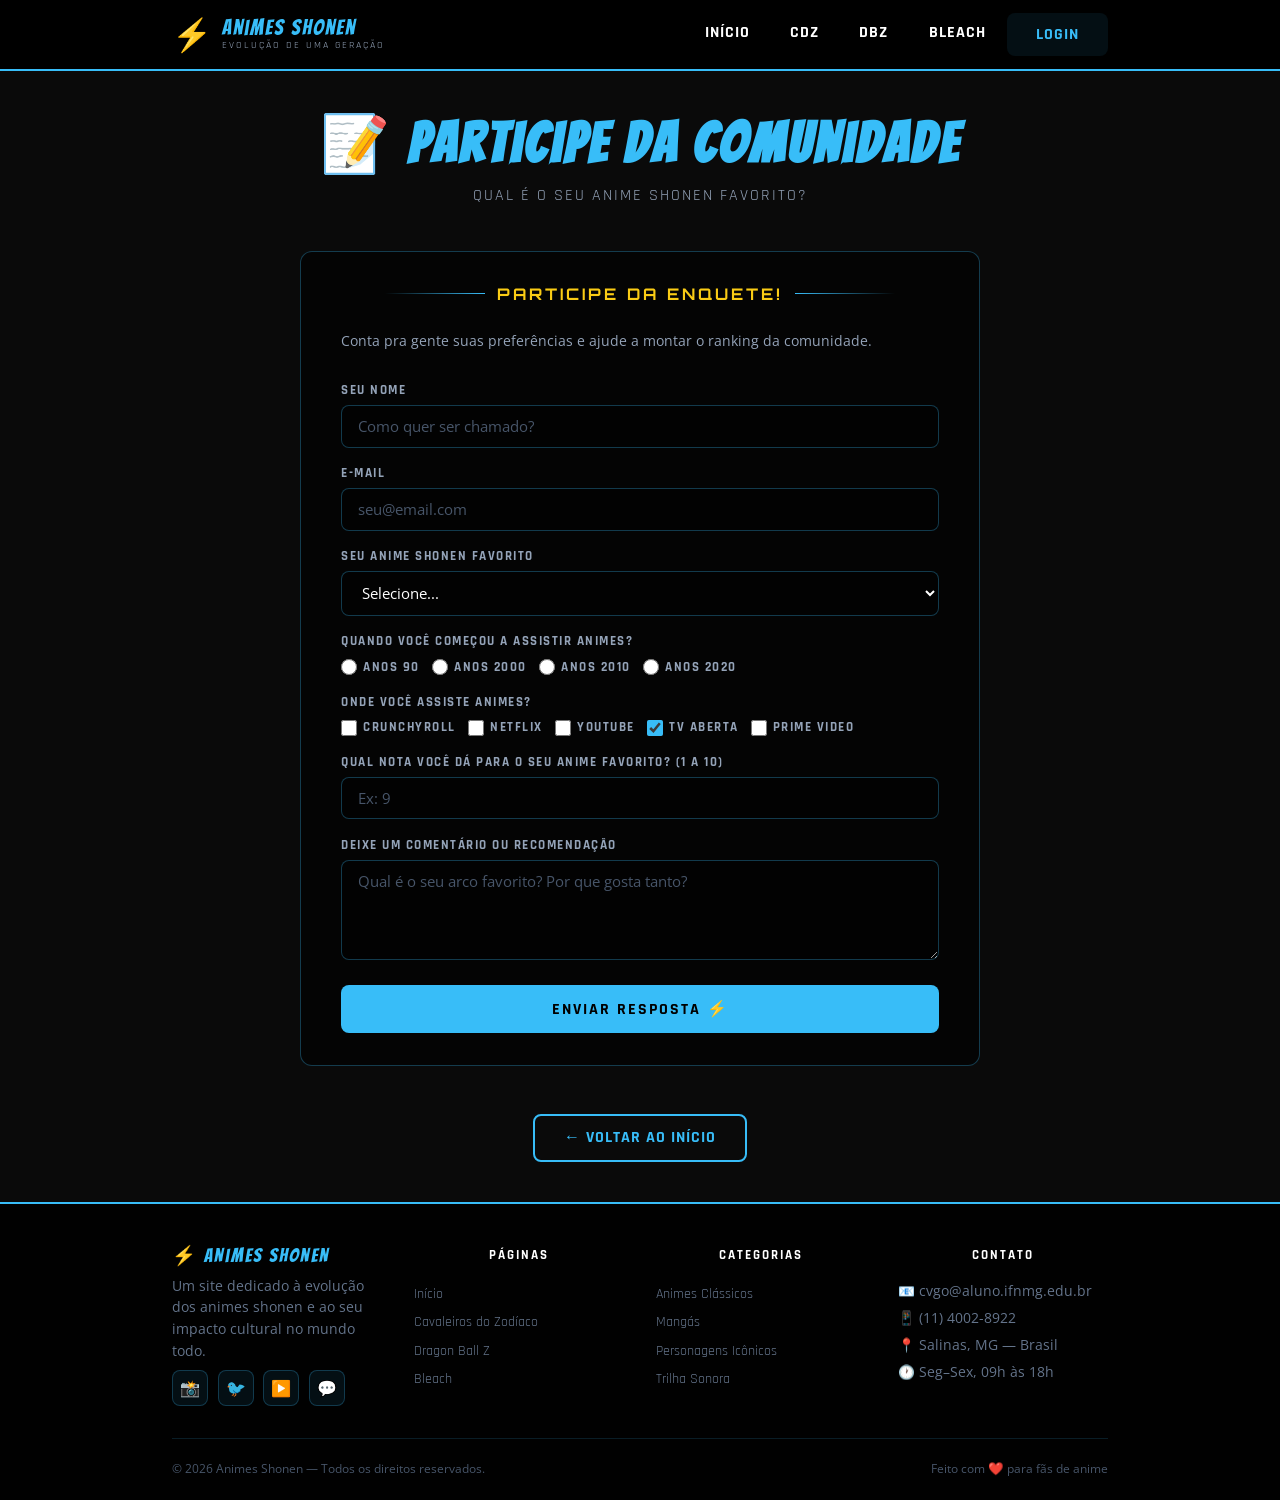
<file: login.html>
<!DOCTYPE html>
<html lang="pt-BR">
<head>
    <meta charset="UTF-8">
    <meta name="viewport" content="width=device-width, initial-scale=1.0">
    <title>Login — Animes Shonen</title>
    <link rel="stylesheet" href="css/style.css">

    <link rel="icon" href="images/img.favicon.jpeg">
</head>
<body>

    <!-- ========== HEADER ========== -->
    <header>
        <div class="container">
            <div class="header-inner">
                <a href="index.html" class="logo">
                    <span class="logo-icone">⚡</span>
                    <span class="logo-texto">
                        <span class="logo-titulo">Animes Shonen</span>
                        <span class="logo-sub">Evolução de uma geração</span>
                    </span>
                </a>
                <nav>
                    <ul>
                        <li><a href="index.html">Início</a></li>
                        <li><a href="cdz.html">CDZ</a></li>
                        <li><a href="dbz.html">DBZ</a></li>
                        <li><a href="bleach.html">Bleach</a></li>
                        <li><a href="login.html" class="ativo btn btn-login">Login</a></li>
                    </ul>
                </nav>
            </div>
        </div>
    </header>

    <!-- ========== MAIN ========== -->
    <main>
        <div class="container">

            <h1 class="page-titulo">📝 Participe da Comunidade</h1>
            <p class="page-subtitulo">Qual é o seu anime shonen favorito?</p>

            <!-- ===== FORMULÁRIO (5+ controles) ===== -->
            <section>
                <div class="form-box">
                    <h2 class="secao-titulo">Participe da Enquete!</h2>
                    <p class="form-desc">Conta pra gente suas preferências e ajude a montar o ranking da comunidade.</p>

                    <!-- Controle 1 — Nome -->
                    <div class="campo largo">
                        <label for="f-nome">Seu Nome</label>
                        <input type="text" id="f-nome" placeholder="Como quer ser chamado?" />
                    </div>

                    <!-- Controle 2 — Email -->
                    <div class="campo largo">
                        <label for="f-email">E-mail</label>
                        <input type="email" id="f-email" placeholder="seu@email.com" />
                    </div>

                    <!-- Controle 3 — Anime favorito (select) -->
                    <div class="campo largo">
                        <label for="f-anime">Seu Anime Shonen Favorito</label>
                        <select id="f-anime">
                            <option value="">Selecione...</option>
                            <option>Cavaleiros do Zodíaco (CDZ)</option>
                            <option>Dragon Ball Z (DBZ)</option>
                            <option>Bleach</option>
                            <option>Naruto</option>
                            <option>One Piece</option>
                            <option>Outro</option>
                        </select>
                    </div>

                    <!-- Controle 4 — Quando começou a ver animes (radio) -->
                    <div class="campo largo">
                        <label>Quando você começou a assistir animes?</label>
                        <div class="opcoes-radio">
                            <label class="opcao">
                                <input type="radio" name="epoca" value="90s" /> Anos 90
                            </label>
                            <label class="opcao">
                                <input type="radio" name="epoca" value="2000s" /> Anos 2000
                            </label>
                            <label class="opcao">
                                <input type="radio" name="epoca" value="2010s" /> Anos 2010
                            </label>
                            <label class="opcao">
                                <input type="radio" name="epoca" value="2020s" /> Anos 2020
                            </label>
                        </div>
                    </div>

                    <!-- Controle 5 — Plataformas (checkbox) -->
                    <div class="campo largo">
                        <label>Onde você assiste animes?</label>
                        <div class="opcoes-check">
                            <label class="opcao"><input type="checkbox" /> Crunchyroll</label>
                            <label class="opcao"><input type="checkbox" /> Netflix</label>
                            <label class="opcao"><input type="checkbox" /> YouTube</label>
                            <label class="opcao"><input type="checkbox" checked /> TV aberta</label>
                            <label class="opcao"><input type="checkbox" /> Prime Video</label>
                        </div>
                    </div>

                    <!-- Controle 6 — Nota (number) -->
                    <div class="campo largo">
                        <label for="f-nota">Qual nota você dá para o seu anime favorito? (1 a 10)</label>
                        <input type="number" id="f-nota" min="1" max="10" placeholder="Ex: 9" />
                    </div>

                    <!-- Controle 7 — Comentário (textarea) -->
                    <div class="campo largo">
                        <label for="f-comentario">Deixe um comentário ou recomendação</label>
                        <textarea id="f-comentario" placeholder="Qual é o seu arco favorito? Por que gosta tanto?"></textarea>
                    </div>

                    <button class="btn form-submit">Enviar Resposta ⚡</button>
                </div>
            </section>

            <!-- Navegação -->
            <div class="btn-group">
                <a href="index.html" class="btn btn-outline">← Voltar ao Início</a>
            </div>

        </div>
    </main>

    <!-- ========== FOOTER ========== -->
    <footer>
        <div class="container">
            <div class="footer-grid">
                <div class="footer-col">
                    <span class="footer-nome">⚡ Animes Shonen</span>
                    <p class="footer-desc">Um site dedicado à evolução dos animes shonen e ao seu impacto cultural no mundo todo.</p>
                    <div class="redes-sociais">
                        <a href="#" class="rede-btn" title="Instagram">📸</a>
                        <a href="#" class="rede-btn" title="Twitter">🐦</a>
                        <a href="#" class="rede-btn" title="YouTube">▶️</a>
                        <a href="#" class="rede-btn" title="Discord">💬</a>
                    </div>
                </div>
                <div class="footer-col">
                    <p class="footer-titulo">Páginas</p>
                    <ul class="footer-links">
                        <li><a href="index.html">Início</a></li>
                        <li><a href="cdz.html">Cavaleiros do Zodíaco</a></li>
                        <li><a href="dbz.html">Dragon Ball Z</a></li>
                        <li><a href="bleach.html">Bleach</a></li>
                    </ul>
                </div>
                <div class="footer-col">
                    <p class="footer-titulo">Categorias</p>
                    <ul class="footer-links">
                        <li><a href="#">Animes Clássicos</a></li>
                        <li><a href="#">Mangás</a></li>
                        <li><a href="#">Personagens Icônicos</a></li>
                        <li><a href="#">Trilha Sonora</a></li>
                    </ul>
                </div>
                <div class="footer-col">
                    <p class="footer-titulo">Contato</p>
                    <ul class="contato-lista">
                        <li>📧 cvgo@aluno.ifnmg.edu.br</li>
                        <li>📱 (11) 4002-8922</li>
                        <li>📍 Salinas, MG — Brasil</li>
                        <li>🕐 Seg–Sex, 09h às 18h</li>
                    </ul>
                </div>
            </div>
            <div class="footer-bottom">
                <p>© 2026 Animes Shonen — Todos os direitos reservados.</p>
                <p>Feito com ❤️ para fãs de anime</p>
            </div>
        </div>
    </footer>

</body>
</html>
</file>
<file: css/style.css>
@import url('https://fonts.googleapis.com/css2?family=Bangers&family=Rajdhani:wght@400;600;700&family=Orbitron:wght@700&family=Open+Sans:wght@400;600&display=swap');

/* --- Reset --- */
*, *::before, *::after {
    margin: 0;
    padding: 0;
    box-sizing: border-box;
}

/* --- Variáveis de cor --- */
:root {
    --azul:     #38bdf8;
    --azul-esc: #0ea5e9;
    --amarelo:  #facc15;
    --branco:   #ffffff;
    --preto:    #000000;
    --card-bg:  rgba(0, 0, 0, 0.55);
}

/* --- Body com fundo escuro --- */
body {
    font-family: 'Open Sans', Arial, sans-serif;
    background-color: #0a0a0a;
    color: var(--branco);
    min-height: 100vh;
    display: flex;
    flex-direction: column;
}

/* --- Container centralizado com margens --- */
.container {
    max-width: 1000px;
    margin: 0 auto;
    padding: 0 2rem;
    width: 100%;
}

/* =============================================
   HEADER
   ============================================= */
header {
    background-color: rgba(0, 0, 0, 0.95);
    border-bottom: 2px solid var(--azul);
    padding: 0.8rem 0;
    position: sticky;
    top: 0;
    z-index: 100;
}

.header-inner {
    display: flex;
    align-items: center;
    justify-content: space-between;
    gap: 1rem;
}

.logo {
    display: flex;
    align-items: center;
    gap: 0.6rem;
    text-decoration: none;
}

.logo-icone { font-size: 2rem; line-height: 1; }

.logo-texto {
    display: flex;
    flex-direction: column;
    line-height: 1.1;
}

.logo-titulo {
    font-family: 'Bangers', cursive;
    font-size: 1.3rem;
    color: var(--azul);
    letter-spacing: 2px;
}

.logo-sub {
    font-family: 'Rajdhani', sans-serif;
    font-size: 0.65rem;
    color: #94a3b8;
    letter-spacing: 2px;
    text-transform: uppercase;
}

/* Nav */
nav ul {
    list-style: none;
    display: flex;
    gap: 0.2rem;
}

nav ul li a {
    display: block;
    padding: 0.5rem 1.1rem;
    color: var(--branco);
    text-decoration: none;
    font-family: 'Rajdhani', sans-serif;
    font-size: 1rem;
    font-weight: 700;
    letter-spacing: 1px;
    text-transform: uppercase;
    border-radius: 6px;
    border: 1px solid transparent;
    transition: all 0.25s;
}

nav ul li a:hover,
nav ul li a.ativo {
    color: var(--azul);
    border-color: var(--azul);
    background: rgba(56,189,248,0.08);
}

/* =============================================
   MAIN
   ============================================= */
main {
    flex: 1;
    padding: 2.5rem 0;
}

/* =============================================
   TÍTULOS DE PÁGINA
   ============================================= */
.page-titulo {
    font-family: 'Bangers', cursive;
    font-size: clamp(2.2rem, 6vw, 3.5rem);
    color: var(--azul);
    text-align: center;
    letter-spacing: 3px;
    margin-bottom: 0.3rem;
}

.page-subtitulo {
    font-family: 'Rajdhani', sans-serif;
    text-align: center;
    color: #94a3b8;
    font-size: 1rem;
    letter-spacing: 2px;
    text-transform: uppercase;
    margin-bottom: 2.5rem;
}

/* =============================================
   TEXTO
   ============================================= */
p {
    font-size: 1.05rem;
    line-height: 1.8;
    color: #e2e8f0;
    max-width: 800px;
    margin: 0 auto 1.2rem;
    text-align: center;
}

/* =============================================
   SEÇÕES
   ============================================= */
section { margin-bottom: 3rem; }

.secao-titulo {
    font-family: 'Orbitron', sans-serif;
    font-size: 1rem;
    color: var(--amarelo);
    text-align: center;
    text-transform: uppercase;
    letter-spacing: 3px;
    margin-bottom: 1.5rem;
    display: flex;
    align-items: center;
    justify-content: center;
    gap: 0.75rem;
}

.secao-titulo::before,
.secao-titulo::after {
    content: '';
    flex: 1;
    height: 1px;
    max-width: 100px;
}

.secao-titulo::before { background: linear-gradient(to right, transparent, var(--azul)); }
.secao-titulo::after  { background: linear-gradient(to left,  transparent, var(--azul)); }

/* =============================================
   IMAGENS
   ============================================= */
img {
    display: block;
    margin: 1.5rem auto;
    border-radius: 12px;
    border: 2px solid var(--azul);
    max-width: 320px;
    width: 100%;
    box-shadow: 0 0 20px rgba(56,189,248,0.3);
    transition: transform 0.3s, box-shadow 0.3s;
}

img:hover {
    transform: scale(1.03);
    box-shadow: 0 0 35px rgba(56,189,248,0.55);
}

/* =============================================
   CARDS LADO A LADO
   ============================================= */
.cards-grid {
    display: flex;
    gap: 1.5rem;
    flex-wrap: wrap;
    justify-content: center;
}

.card {
    background: var(--card-bg);
    border: 1px solid rgba(56,189,248,0.3);
    border-radius: 12px;
    padding: 1.5rem 1.25rem;
    flex: 1 1 240px;
    max-width: 300px;
    text-align: center;
    text-decoration: none;
    color: var(--branco);
    transition: all 0.3s;
    display: flex;
    flex-direction: column;
    align-items: center;
    gap: 0.6rem;
}

.card:hover {
    border-color: var(--azul);
    transform: translateY(-6px);
    box-shadow: 0 10px 30px rgba(56,189,248,0.25);
}

.card-icone { font-size: 2.8rem; }

.card h3 {
    font-family: 'Bangers', cursive;
    font-size: 1.4rem;
    color: var(--azul);
    letter-spacing: 1px;
}

.card p {
    font-size: 0.85rem;
    color: #94a3b8;
    margin: 0;
}

/* =============================================
   LAYOUT LADO A LADO
   ============================================= */
.split {
    display: flex;
    gap: 2.5rem;
    align-items: center;
    flex-wrap: wrap;
}

.split-texto { flex: 1 1 300px; }
.split-texto p { text-align: left; margin: 0 0 1rem; }
.split-midia  { flex: 1 1 280px; display: flex; justify-content: center; }
.split-midia img { margin: 0; }

/* =============================================
   VÍDEO
   ============================================= */
.video-wrapper {
    position: relative;
    padding-bottom: 56.25%;
    height: 0;
    overflow: hidden;
    border-radius: 12px;
    border: 2px solid var(--azul);
    box-shadow: 0 0 25px rgba(56,189,248,0.3);
}

.video-wrapper iframe {
    position: absolute;
    top: 0; left: 0;
    width: 100%; height: 100%;
    border: none;
}

/* =============================================
   LISTAS COM SUBITENS
   ============================================= */
.lista-anime {
    list-style: none;
    max-width: 700px;
    margin: 0 auto;
}

.lista-anime > li {
    background: var(--card-bg);
    border: 1px solid rgba(56,189,248,0.25);
    border-radius: 8px;
    padding: 0.8rem 1.2rem 0.8rem 2rem;
    margin-bottom: 0.75rem;
    font-family: 'Rajdhani', sans-serif;
    font-size: 1.05rem;
    font-weight: 700;
    color: var(--azul);
    position: relative;
}

.lista-anime > li::before {
    content: '▶';
    position: absolute;
    left: 0.7rem;
    font-size: 0.65rem;
    top: 50%;
    transform: translateY(-50%);
    color: var(--amarelo);
}

.lista-anime ul {
    list-style: none;
    padding-left: 1rem;
    margin-top: 0.4rem;
}

.lista-anime ul li {
    font-size: 0.88rem;
    font-weight: 400;
    color: #cbd5e1;
    padding: 0.15rem 0 0.15rem 1rem;
    position: relative;
}

.lista-anime ul li::before {
    content: '–';
    position: absolute;
    left: 0;
    color: var(--azul);
}

/* =============================================
   BOTÕES
   ============================================= */
.btn {
    display: inline-block;
    padding: 0.7rem 1.8rem;
    background-color: var(--azul);
    color: var(--preto);
    text-decoration: none;
    font-family: 'Rajdhani', sans-serif;
    font-size: 1rem;
    font-weight: 700;
    letter-spacing: 1px;
    text-transform: uppercase;
    border-radius: 8px;
    border: none;
    cursor: pointer;
    transition: background 0.25s, transform 0.2s, box-shadow 0.2s;
}

.btn:hover {
    background-color: var(--azul-esc);
    transform: scale(1.05);
    box-shadow: 0 0 15px rgba(56,189,248,0.4);
}

.btn-outline {
    background: transparent;
    color: var(--azul);
    border: 2px solid var(--azul);
}

.btn-outline:hover {
    background: rgba(56,189,248,0.1);
    color: var(--azul);
}

.btn-group {
    display: flex;
    gap: 1rem;
    justify-content: center;
    flex-wrap: wrap;
    margin-top: 1.5rem;
}

/* =============================================
   FORMULÁRIO
   ============================================= */
.form-box {
    background: var(--card-bg);
    border: 1px solid rgba(56,189,248,0.3);
    border-radius: 12px;
    padding: 2rem 2.5rem;
    max-width: 680px;
    margin: 0 auto;
}

.form-box h3 {
    font-family: 'Bangers', cursive;
    font-size: 1.6rem;
    color: var(--azul);
    letter-spacing: 2px;
    margin-bottom: 0.3rem;
}

.form-desc {
    color: #94a3b8;
    font-size: 0.9rem;
    margin-bottom: 1.8rem !important;
    text-align: left !important;
}

.form-row {
    display: flex;
    gap: 1rem;
    flex-wrap: wrap;
}

.campo {
    display: flex;
    flex-direction: column;
    gap: 0.35rem;
    margin-bottom: 1.1rem;
    flex: 1 1 200px;
}

.campo.largo { flex: 1 1 100%; }

.campo label {
    font-family: 'Rajdhani', sans-serif;
    font-size: 0.82rem;
    font-weight: 700;
    letter-spacing: 1.5px;
    text-transform: uppercase;
    color: #94a3b8;
}

.campo input[type="text"],
.campo input[type="email"],
.campo input[type="number"],
.campo select,
.campo textarea {
    background: rgba(0,0,0,0.5);
    border: 1px solid rgba(56,189,248,0.3);
    border-radius: 8px;
    padding: 0.65rem 1rem;
    color: var(--branco);
    font-family: 'Open Sans', sans-serif;
    font-size: 0.95rem;
    width: 100%;
    outline: none;
    transition: border-color 0.2s, box-shadow 0.2s;
}

.campo input:focus,
.campo select:focus,
.campo textarea:focus {
    border-color: var(--azul);
    box-shadow: 0 0 10px rgba(56,189,248,0.2);
}

.campo input::placeholder,
.campo textarea::placeholder { color: #475569; }

.campo select option { background: #0f172a; }

.campo textarea { resize: vertical; min-height: 100px; }

.opcoes-radio,
.opcoes-check {
    display: flex;
    flex-wrap: wrap;
    gap: 0.75rem;
    margin-top: 0.2rem;
}

.opcao {
    display: flex;
    align-items: center;
    gap: 0.4rem;
    font-family: 'Rajdhani', sans-serif;
    font-size: 0.95rem;
    color: #cbd5e1;
    cursor: pointer;
}

.opcao:hover { color: var(--branco); }

input[type="radio"],
input[type="checkbox"] {
    accent-color: var(--azul);
    width: 16px; height: 16px;
    cursor: pointer;
}

.form-submit {
    width: 100%;
    padding: 0.85rem;
    font-size: 1rem;
    margin-top: 0.5rem;
    letter-spacing: 2px;
}

/* =============================================
   INFO BOX
   ============================================= */
.info-box {
    background: rgba(56,189,248,0.07);
    border-left: 3px solid var(--azul);
    border-radius: 0 8px 8px 0;
    padding: 1rem 1.25rem;
    margin: 1.5rem auto;
    font-size: 0.93rem;
    color: #cbd5e1;
    max-width: 800px;
}

/* =============================================
   FOOTER
   ============================================= */
footer {
    background: rgba(0,0,0,0.95);
    border-top: 2px solid var(--azul);
    padding: 2.5rem 0 1.2rem;
    margin-top: auto;
}

.footer-grid {
    display: flex;
    gap: 2rem;
    flex-wrap: wrap;
    margin-bottom: 2rem;
}

.footer-col { flex: 1 1 180px; }

.footer-nome {
    font-family: 'Bangers', cursive;
    font-size: 1.2rem;
    color: var(--azul);
    letter-spacing: 2px;
    display: block;
    margin-bottom: 0.5rem;
}

.footer-desc {
    font-size: 0.85rem;
    color: #64748b;
    line-height: 1.6;
    text-align: left;
    margin: 0;
    max-width: 220px;
}

.footer-titulo {
    font-family: 'Rajdhani', sans-serif;
    font-size: 0.8rem;
    font-weight: 700;
    letter-spacing: 2px;
    text-transform: uppercase;
    color: var(--branco);
    margin-bottom: 0.9rem;
}

.footer-links {
    list-style: none;
    display: flex;
    flex-direction: column;
    gap: 0.4rem;
}

.footer-links a {
    color: #64748b;
    text-decoration: none;
    font-family: 'Rajdhani', sans-serif;
    font-size: 0.9rem;
    transition: color 0.2s;
}

.footer-links a:hover { color: var(--azul); }

.contato-lista {
    list-style: none;
    display: flex;
    flex-direction: column;
    gap: 0.5rem;
}

.contato-lista li {
    font-size: 0.85rem;
    color: #64748b;
    display: flex;
    align-items: center;
    gap: 0.5rem;
}

.redes-sociais {
    display: flex;
    gap: 0.6rem;
    margin-top: 0.5rem;
    flex-wrap: wrap;
}

.rede-btn {
    display: inline-flex;
    align-items: center;
    justify-content: center;
    width: 36px; height: 36px;
    background: rgba(56,189,248,0.08);
    border: 1px solid rgba(56,189,248,0.25);
    border-radius: 8px;
    color: #64748b;
    text-decoration: none;
    font-size: 1rem;
    transition: all 0.2s;
}

.rede-btn:hover {
    color: var(--azul);
    border-color: var(--azul);
    box-shadow: 0 0 10px rgba(56,189,248,0.25);
}

.footer-bottom {
    border-top: 1px solid rgba(56,189,248,0.15);
    padding-top: 1.2rem;
    display: flex;
    justify-content: space-between;
    align-items: center;
    flex-wrap: wrap;
    gap: 0.5rem;
}

.footer-bottom p {
    font-size: 0.78rem;
    color: #475569;
    text-align: left;
    margin: 0;
    max-width: none;
}

/* =============================================
   RESPONSIVO
   ============================================= */
@media (max-width: 700px) {
    .header-inner { flex-direction: column; gap: 0.6rem; }
    nav ul { flex-wrap: wrap; justify-content: center; }
    .split { flex-direction: column; }
    .footer-grid { gap: 1.5rem; }
    .footer-bottom { flex-direction: column; text-align: center; }
    .form-box { padding: 1.5rem 1.2rem; }
}
</file>
